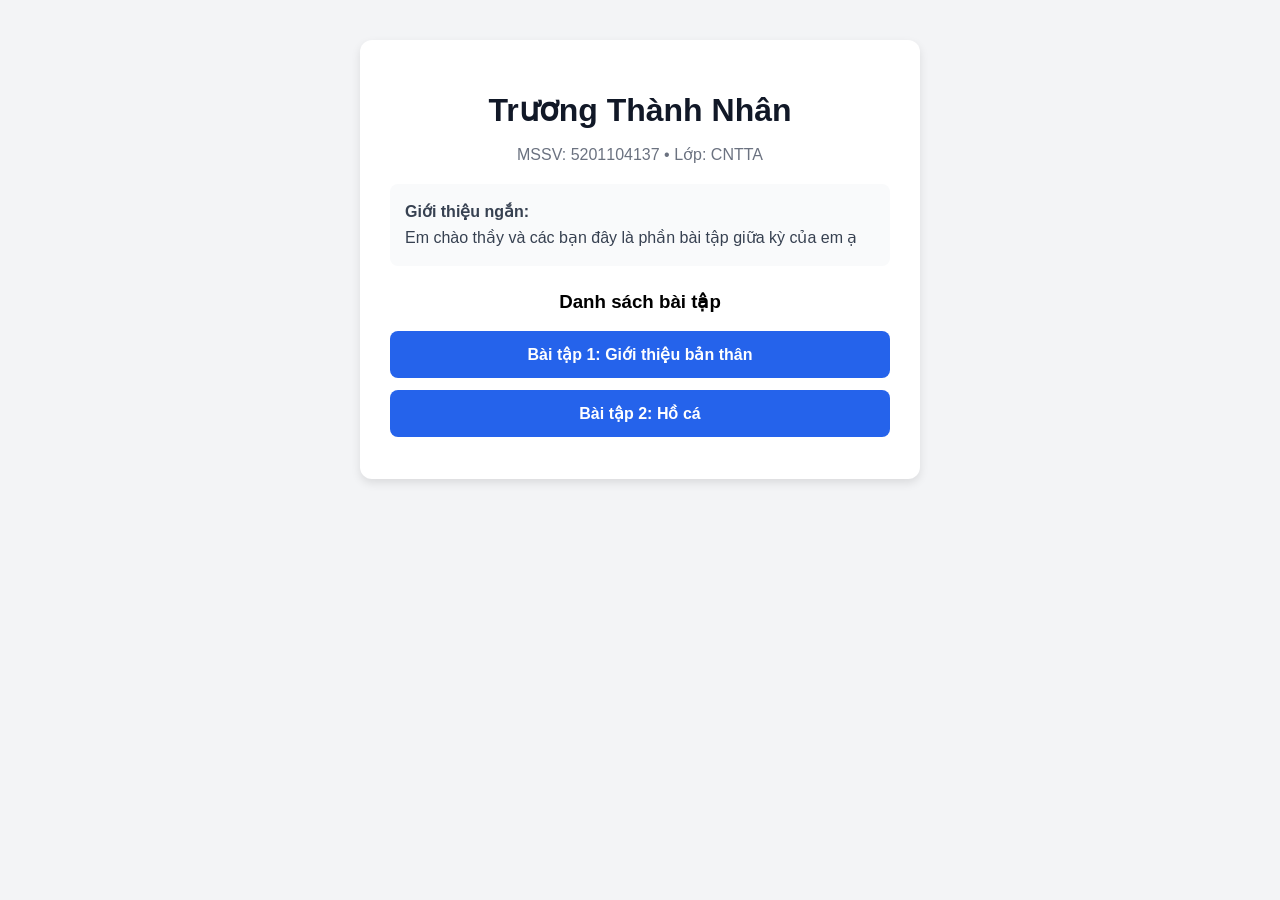
<file: index.html>
<!doctype html>
<html lang="vi">
  <head>
    <meta charset="UTF-8" />
    <title>Trang Chủ - CV Cá Nhân</title>
    <style>
      body {
        font-family: Arial, sans-serif;
        background-color: #f3f4f6;
        margin: 0;
        padding: 40px 20px;
      }

      .mo-dau {
        max-width: 500px;
        margin: 0 auto;
        background-color: white;
        padding: 30px;
        border-radius: 12px;
        box-shadow: 0 4px 10px rgba(0, 0, 0, 0.1);
        text-align: center;
      }

      h1 {
        margin-bottom: 5px;
        color: #111827;
      }

      .thong-tin {
        color: #6b7280;
        margin-bottom: 20px;
      }

      .gioi-thieu {
        text-align: left;
        background-color: #f9fafb;
        padding: 15px;
        border-radius: 8px;
        margin-bottom: 25px;
        line-height: 1.6;
        color: #374151;
      }

      .nut {
        display: block;
        margin: 12px 0;
        padding: 14px;
        background-color: #2563eb;
        color: white;
        text-decoration: none;
        border-radius: 8px;
        font-size: 16px;
        font-weight: bold;
      }

      .nut:hover {
        background-color: #1d4ed8;
      }
    </style>
  </head>
  <body>
    <div class="mo-dau">
      <h1>Trương Thành Nhân</h1>
      <p class="thong-tin">MSSV: 5201104137 • Lớp: CNTTA</p>

      <div class="gioi-thieu">
        <strong>Giới thiệu ngắn:</strong><br />
        Em chào thầy và các bạn đây là phần bài tập giữa kỳ của em ạ
      </div>
      <h3>Danh sách bài tập</h3>
      <a class="nut" href="/CV/mycv(Css).html">Bài tập 1: Giới thiệu bản thân</a>
      <a class="nut" href="/hoca/hoca.html">Bài tập 2: Hồ cá</a>
    </div>
  </body>
</html>
</file>
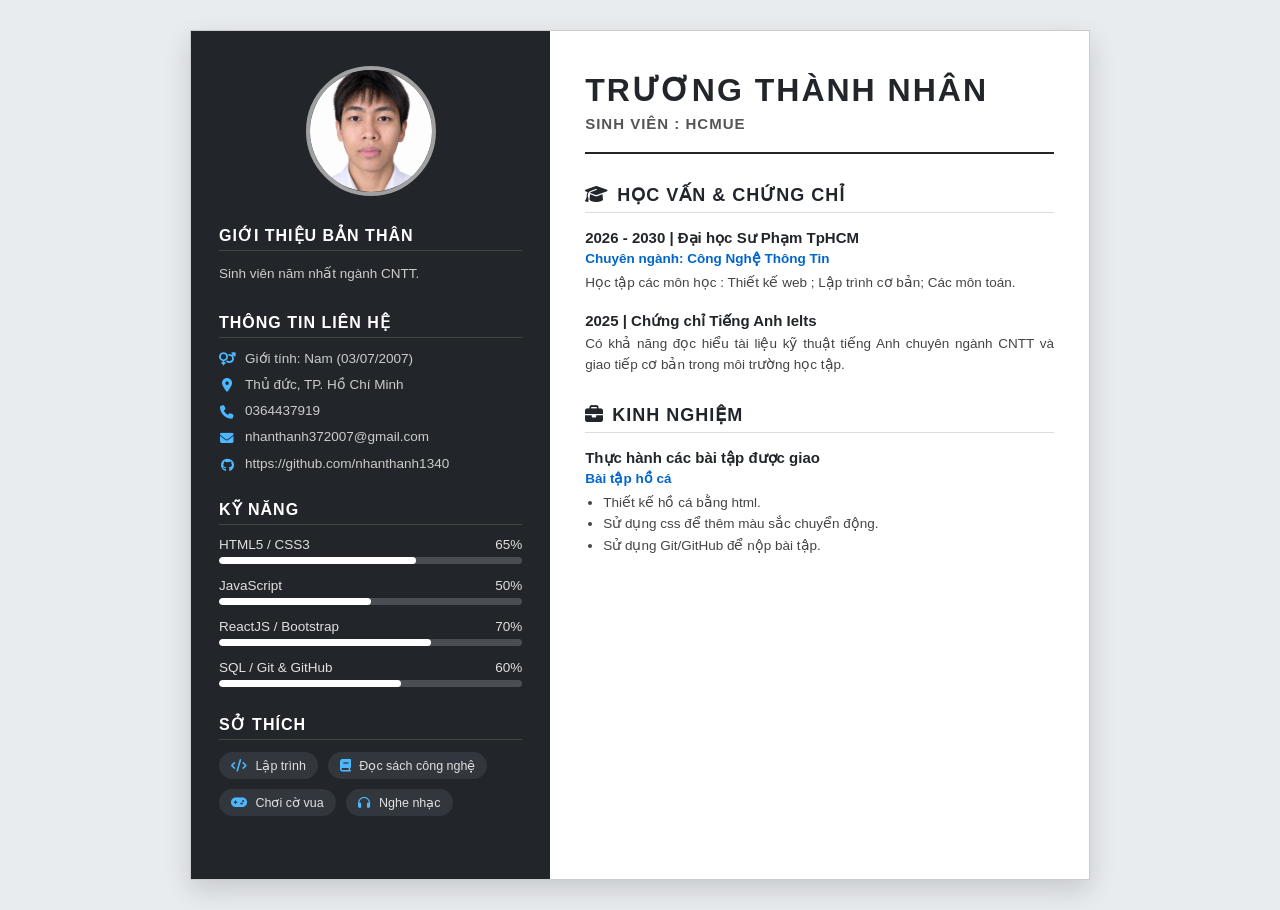
<file: CV/mycv(Css).html>
<!doctype html>
<html lang="vi">
  <head>
    <meta charset="UTF-8" />
    <meta name="viewport" content="width=device-width, initial-scale=1.0" />
    <title>CV Sinh Viên CNTT - Trương Thành Nhân</title>
    <link
      rel="stylesheet"
      href="https://cdnjs.cloudflare.com/ajax/libs/font-awesome/6.4.0/css/all.min.css"
    />
    <link rel="stylesheet" href="/CV/mycv.css">
  </head>
  <body>
    <div class="cv-container">
      <aside class="left-column">
        <div class="avatar-box">
          <div class="avatar-circle">
            <div class="avt"></div><img src="/CV/profilepic.png"></img>
          </div>
        </div>
        <div class="left-section">
          <h2 class="left-title">Giới thiệu bản thân</h2>
          <p class="left-text">
            Sinh viên năm nhất ngành CNTT.
          </p>
        </div>
        <div class="left-section">
          <h2 class="left-title">Thông tin liên hệ</h2>
          <ul class="contact-list">
            <li>
              <i class="fa-solid fa-venus-mars"></i>
              <span>Giới tính: Nam (03/07/2007)</span>
            </li>
            <li>
              <i class="fa-solid fa-location-dot"></i>
              <span>Thủ đức, TP. Hồ Chí Minh</span>
            </li>
            <li><i class="fa-solid fa-phone"></i> <span>0364437919</span></li>
            <li>
              <i class="fa-solid fa-envelope"></i>
              <span>nhanthanh372007@gmail.com</span>
            </li>
            <li>
              <i class="fa-brands fa-github"></i>
              <span>https://github.com/nhanthanh1340</span>
            </li>
          </ul>
        </div>
        <div class="left-section">
          <h2 class="left-title">Kỹ năng</h2>

          <div class="skill-item">
            <div class="skill-header">
              <span>HTML5 / CSS3</span>
              <span>65%</span>
            </div>
            <div class="progress-bar">
              <div class="progress-fill" style="width: 65%"></div>
            </div>
          </div>

          <div class="skill-item">
            <div class="skill-header">
              <span>JavaScript</span>
              <span>50%</span>
            </div>
            <div class="progress-bar">
              <div class="progress-fill" style="width: 50%"></div>
            </div>
          </div>

          <div class="skill-item">
            <div class="skill-header">
              <span>ReactJS / Bootstrap</span>
              <span>70%</span>
            </div>
            <div class="progress-bar">
              <div class="progress-fill" style="width: 70%"></div>
            </div>
          </div>

          <div class="skill-item">
            <div class="skill-header">
              <span>SQL / Git & GitHub</span>
              <span>60%</span>
            </div>
            <div class="progress-bar">
              <div class="progress-fill" style="width: 60%"></div>
            </div>
          </div>
        </div>
        <div class="left-section">
          <h2 class="left-title">Sở thích</h2>
          <ul class="hobbies-list">
            <li><i class="fa-solid fa-code"></i> Lập trình</li>
            <li><i class="fa-solid fa-book"></i> Đọc sách công nghệ</li>
            <li><i class="fa-solid fa-gamepad"></i> Chơi cờ vua</li>
            <li><i class="fa-solid fa-headphones"></i> Nghe nhạc</li>
          </ul>
        </div>
      </aside>
      <main class="right-column">
        <header class="header-info">
          <h1 class="full-name">Trương Thành Nhân</h1>
          <div class="job-title">
            Sinh viên : HCMue
          </div>
        </header>
        <section class="right-section">
          <h2 class="right-title">
            <i class="fa-solid fa-graduation-cap"></i> Học vấn & Chứng chỉ
          </h2>

          <div class="timeline-item">
            <div class="timeline-header">
              2026 - 2030 | Đại học Sư Phạm TpHCM
            </div>
            <div class="timeline-sub">
              Chuyên ngành: Công Nghệ Thông Tin
            </div>
            <p class="timeline-desc">
              Học tập các môn học : Thiết kế web ; Lập trình cơ bản; Các môn toán.

            </p>
          </div>
          <div class="timeline-item">
            <div class="timeline-header">
              2025 | Chứng chỉ Tiếng Anh Ielts
            </div>
            <p class="timeline-desc">
              Có khả năng đọc hiểu tài liệu kỹ thuật tiếng Anh chuyên ngành CNTT
              và giao tiếp cơ bản trong môi trường học tập.
            </p>
          </div>
        </section>
        <section class="right-section">
          <h2 class="right-title">
            <i class="fa-solid fa-briefcase"></i> Kinh nghiệm
          </h2>

          <div class="timeline-item">
            <div class="timeline-header">
              Thực hành các bài tập được giao
            </div>
            <div class="timeline-sub">Bài tập hồ cá</div>
            <div class="timeline-desc">
              <ul>
                <li>
                  Thiết kế hồ cá bằng html.
                </li>
                <li>
                  Sử dụng css để thêm màu sắc chuyển động.
                </li>
                <li>
                  Sử dụng Git/GitHub để nộp bài tập.
                </li>
              </ul>
            </div>
          </div>
          </div>
        </section>
      </main>
    </div>
  </body>
</html>
</file>
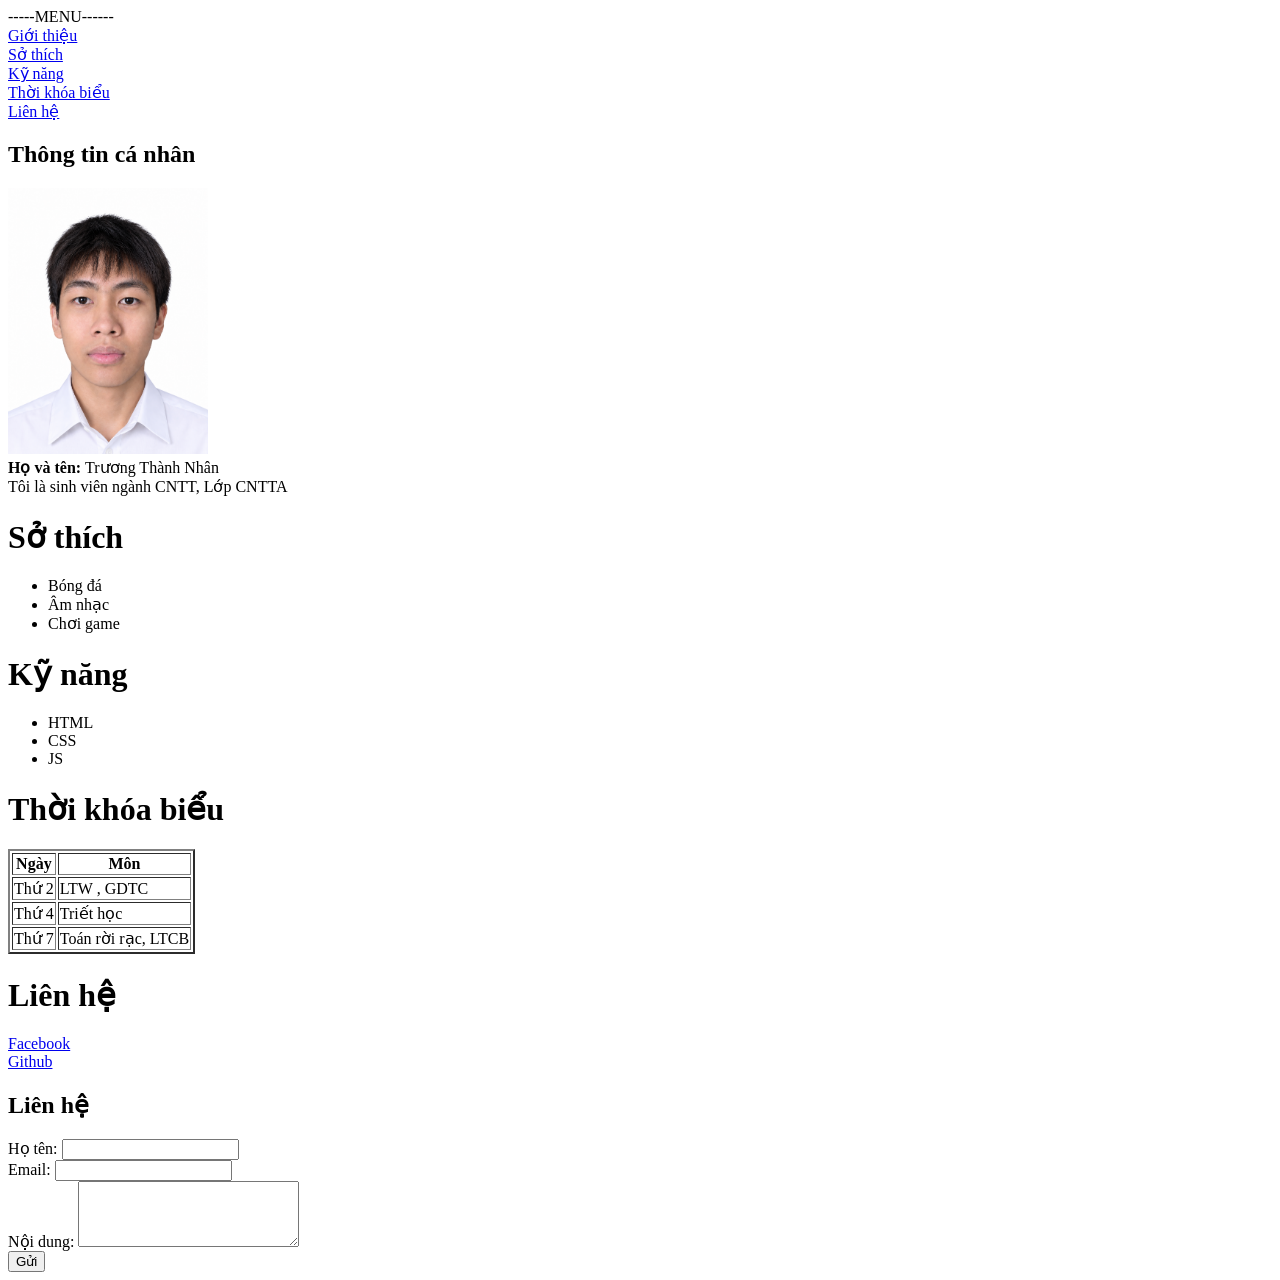
<file: CV/mycv.html>
<!doctype html>
<html lang="en">
  <head>
    <meta charset="UTF-8" />
    <meta name="viewport" content="width=device-width, initial-scale=1.0" />
    <title>Bài Tập Profile cá nhân</title>
  </head>
  <body>
    <div>-----MENU------</div>
    <nav>
      <a href="#about">Giới thiệu</a>
      <br />
      <a href="#hobby">Sở thích</a>
      <br />
      <a href="#skill">Kỹ năng</a>
      <br />
      <a href="#lich">Thời khóa biểu</a>
      <br />
      <a href="#contact">Liên hệ</a>
    </nav>
    <selection id="about">
      <article>
        <h1>Thông tin cá nhân</h1>
        <img src="/CV/profilepic.png" alt="ảnh đại diện" width="200" />
        <div><strong> Họ và tên: </strong> Trương Thành Nhân</div>
        <div>Tôi là sinh viên ngành CNTT, Lớp CNTTA</div>
      </article>
    </selection>
    <selection id="hobby">
      <h1>Sở thích</h1>
      <ul>
        <li>Bóng đá</li>
        <li>Âm nhạc</li>
        <li>Chơi game</li>
      </ul>
    </selection>
    <selection id="skill">
      <h1>Kỹ năng</h1>
      <ul>
        <li>HTML</li>
        <li>CSS</li>
        <li>JS</li>
      </ul>
    </selection>
    <selection id="lich">
      <h1>Thời khóa biểu</h1>
      <table border="2">
        <tr>
          <th>Ngày</th>
          <th>Môn</th>
        </tr>
        <tr>
          <td>Thứ 2</td>
          <td>LTW , GDTC</td>
        </tr>
        <tr>
          <td>Thứ 4</td>
          <td>Triết học</td>
        </tr>
        <tr>
          <td>Thứ 7</td>
          <td>Toán rời rạc, LTCB</td>
        </tr>
      </table>
    </selection>
    <selection id="contact">
      <h1>Liên hệ</h1>
      <a href="https://www.facebook.com/counter.nhan/" target="_blank">
        Facebook
      </a>
      <br />
      <a href="https://github.com/nhanthanh1340" target="_blank"> Github </a>
    </selection>
    <h2>Liên hệ</h2>
    <form>
      <label> Họ tên: </label>
      <input type="text" />
      <br />
      <label> Email: </label>
      <input type="email" />
      <br />
      <label> Nội dung: </label>
      <textarea rows="4" cols="25"></textarea>
      <br />
      <button type="submit">Gửi</button>
    </form>
  </body>
</html>
</file>
<file: CV/mycv.css>
* {
  box-sizing: border-box;
  margin: 0;
  padding: 0;
  font-family: "Segoe UI", Tahoma, Geneva, Verdana, sans-serif;
}
body {
  background-color: #e9ecef;
  display: flex;
  justify-content: center;
  padding: 30px 15px;
  color: #333;
}
.cv-container {
  width: 100%;
  max-width: 900px;
  background-color: #ffffff;
  display: flex;
  box-shadow: 0 10px 25px rgba(0, 0, 0, 0.15);
  border: 1px solid #ccc;
}
.left-column {
  width: 40%;
  background-color: #22252a;
  color: #f1f1f1;
  padding: 35px 28px;
}
.avatar-box {
  text-align: center;
  margin-bottom: 30px;
}
.avatar-circle {
  width: 130px;
  height: 130px;
  border-radius: 50%;
  border: 4px solid #a0a0a0;
  margin: 0 auto;
  display: flex;
  align-items: center;
  justify-content: center;
  background-color: #2c3036;
  overflow: hidden;
}
.avatar-circle img {
  width: 100%;
  height: 100%;
  object-fit: cover;
  object-position: center;
}

.avatar-circle i {
  font-size: 70px;
  color: #a0a0a0;
}
.left-section {
  margin-bottom: 28px;
}

.left-title {
  font-size: 16px;
  font-weight: 700;
  text-transform: uppercase;
  letter-spacing: 1px;
  margin-bottom: 12px;
  padding-bottom: 5px;
  border-bottom: 1px solid #444;
  color: #ffffff;
}

.left-text {
  font-size: 13.5px;
  line-height: 1.6;
  color: #cccccc;
  text-align: justify;
}
.contact-list {
  list-style: none;
}

.contact-list li {
  font-size: 13.5px;
  color: #cccccc;
  margin-bottom: 10px;
  display: flex;
  align-items: flex-start;
  gap: 10px;
}

.contact-list li i {
  color: #4db8ff;
  margin-top: 3px;
  width: 16px;
  text-align: center;
}
.skill-item {
  margin-bottom: 14px;
}

.skill-header {
  display: flex;
  justify-content: space-between;
  font-size: 13.5px;
  margin-bottom: 5px;
  color: #e0e0e0;
}

.progress-bar {
  width: 100%;
  height: 7px;
  background-color: #4a4e54;
  border-radius: 4px;
  overflow: hidden;
}

.progress-fill {
  height: 100%;
  background-color: #ffffff;
  border-radius: 4px;
}
.hobbies-list {
  display: flex;
  flex-wrap: wrap;
  gap: 10px;
  list-style: none;
}

.hobbies-list li {
  background-color: #32363d;
  padding: 6px 12px;
  border-radius: 15px;
  font-size: 12.5px;
  color: #e0e0e0;
}

.hobbies-list li i {
  margin-right: 5px;
  color: #4db8ff;
}
.ref-item {
  margin-bottom: 15px;
  font-size: 13px;
  line-height: 1.5;
  color: #cccccc;
}

.ref-name {
  font-weight: 700;
  color: #ffffff;
}
.right-column {
  width: 60%;
  padding: 40px 35px;
  background-color: #ffffff;
}
.header-info {
  margin-bottom: 30px;
  padding-bottom: 20px;
  border-bottom: 2px solid #22252a;
}

.full-name {
  font-size: 32px;
  font-weight: 800;
  letter-spacing: 2px;
  color: #22252a;
  text-transform: uppercase;
  margin-bottom: 6px;
}

.job-title {
  font-size: 15px;
  font-weight: 600;
  color: #555555;
  text-transform: uppercase;
  letter-spacing: 1px;
}
.right-section {
  margin-bottom: 28px;
}

.right-title {
  font-size: 18px;
  font-weight: 700;
  text-transform: uppercase;
  color: #22252a;
  letter-spacing: 1px;
  margin-bottom: 16px;
  padding-bottom: 6px;
  border-bottom: 1px solid #dcdcdc;
  display: flex;
  align-items: center;
  gap: 8px;
}

.timeline-item {
  margin-bottom: 18px;
}

.timeline-header {
  font-size: 15px;
  font-weight: 700;
  color: #22252a;
  margin-bottom: 3px;
}

.timeline-sub {
  font-size: 13.5px;
  font-weight: 600;
  color: #0066cc;
  margin-bottom: 6px;
}

.timeline-desc {
  font-size: 13.5px;
  line-height: 1.6;
  color: #444444;
  text-align: justify;
}

.timeline-desc ul {
  padding-left: 18px;
  margin-top: 4px;
}
@media (max-width: 768px) {
  .cv-container {
    flex-direction: column;
  }
  .left-column,
  .right-column {
    width: 100%;
  }
}
</file>
